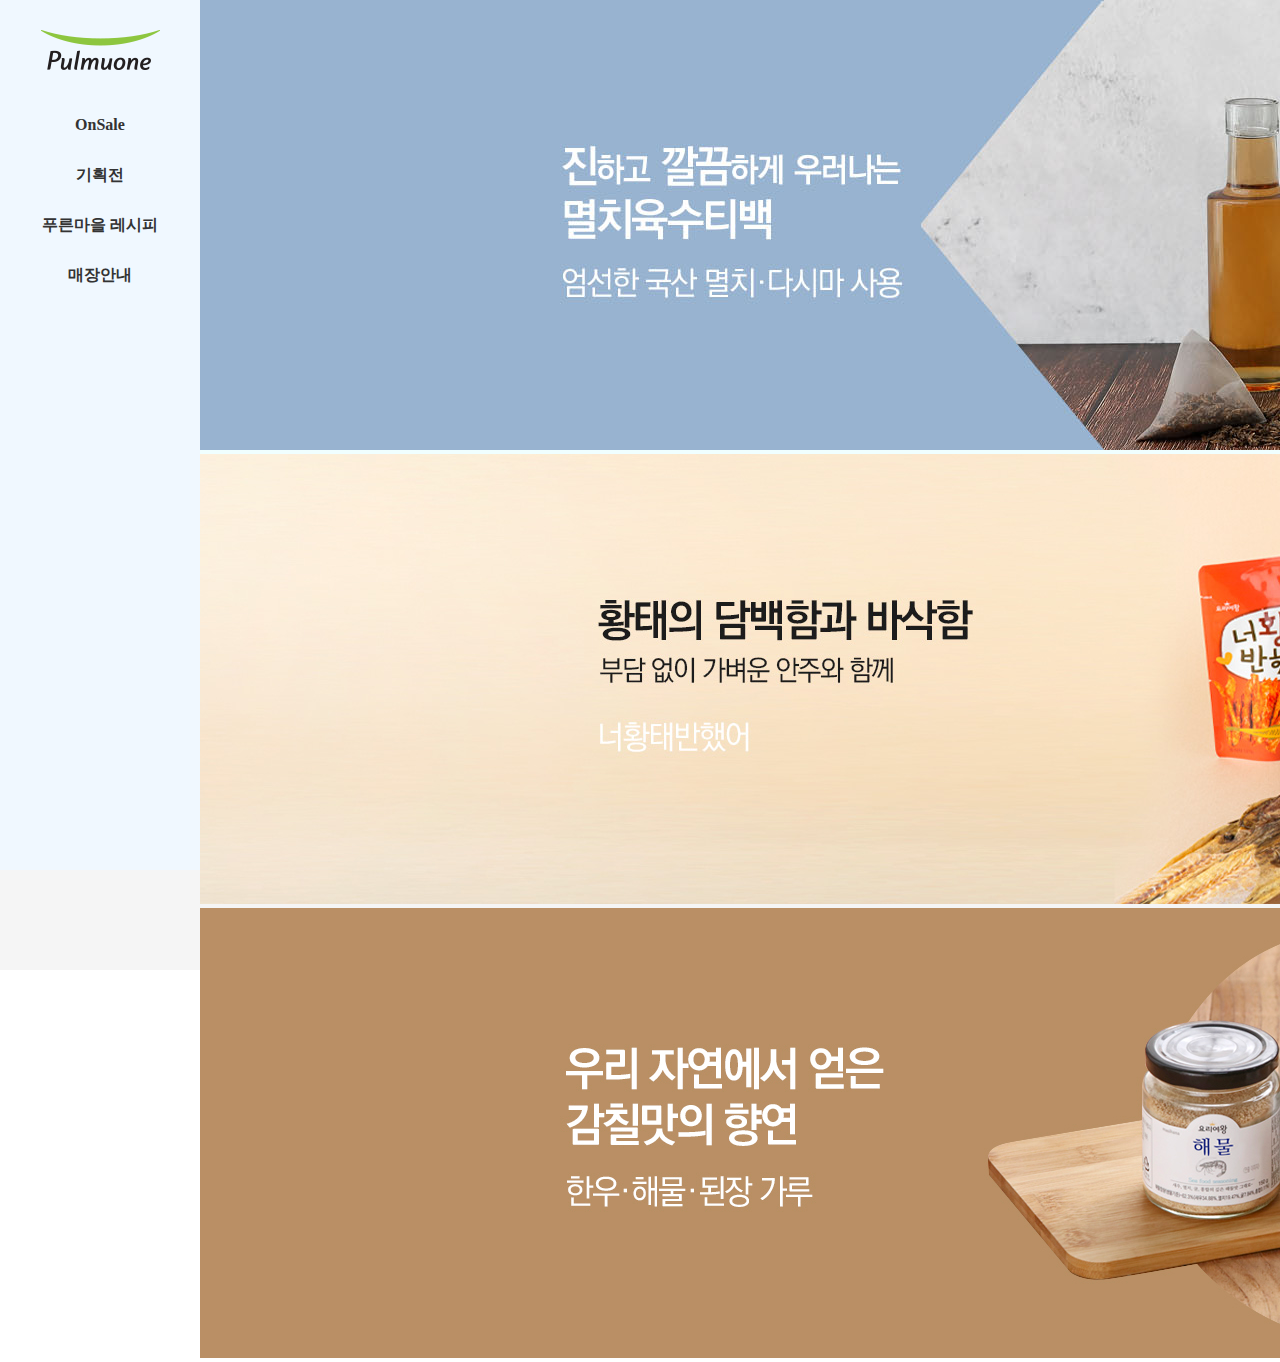
<file: index.html>
<!DOCTYPE html>
<html lang="ko">
<head>
    <meta charset="UTF-8">
    <meta http-equiv="X-UA-Compatible" content="IE=edge">
    <meta name="viewport" content="width=device-width, initial-scale=1.0">
    <title>Document</title>
    <link rel="stylesheet" href="css/index.css">
    <script src="jQuery/jquery-1.12.3.js"></script>
    <script src="jQuery/script.js"></script>
</head>
<body>
    <div class="wrap">
        <aside class="left">
            <h1 class="logo"><a href="#"><img src="img/logo.png" alt="logo"></a></h1>
            <nav class="nav">
                <ul class="main">
                    <li><a href="#">OnSale</a>
                        <ul class="sub">
                            <li><a href="#">할인행사</a></li>
                            <li><a href="#">덤증정</a></li>    
                        </ul>
                    </li>
                    <li><a href="#">기획전</a>
                        <ul class="sub">
                            <li><a href="#">봄 먹거리</a></li>
                            <li><a href="#">여름 먹거리</a></li>
                            <li><a href="#">가을 먹거리</a></li>
                            <li><a href="#">겨울 먹거리</a></li>
                        </ul>
                    </li>
                    <li><a href="#">푸른마을 레시피</a>
                        <ul class="sub">
                            <li><a href="#">메인요리</a></li>
                            <li><a href="#">밑반찬</a></li>
                            <li><a href="#">간식</a></li>
                            <li><a href="#">브런치</a></li>
                        </ul>
                    </li>
                    <li><a href="#">매장안내</a>
                        <ul class="sub">
                            <li><a href="#">신규매장</a></li>
                            <li><a href="#">추천매장</a></li>
                            <li><a href="#">공지사항</a></li>
                        </ul>
                    </li>
                </ul><!-- main -->
            </nav>
        </aside>
        <section class="right">
            <div class="slide">
                <ul class="move">
                    <li><a href="#"><img src="img/main1.jpg" alt="1"></a></li>
                    <li><a href="#"><img src="img/main2.jpg" alt="2"></a></li>
                    <li><a href="#"><img src="img/main3.jpg" alt="3"></a></li>
                </ul>
            </div>
        </section>
        <footer class="footer"></footer>
    </div>
</body>
</html>
</file>
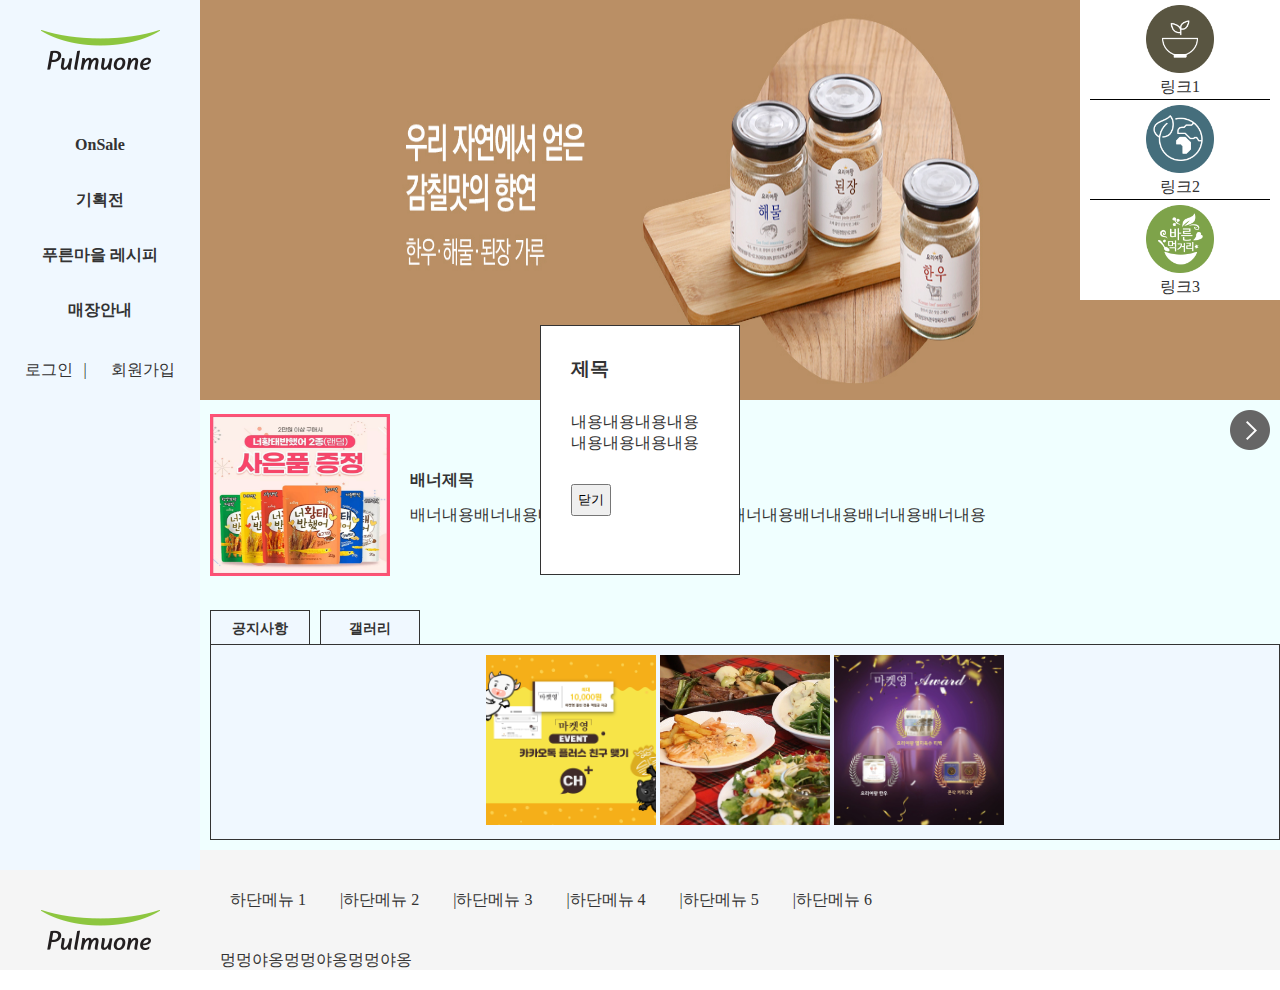
<file: index-1.html>
<!DOCTYPE html>
<html lang="ko">
<head>
    <meta charset="UTF-8">
    <meta http-equiv="X-UA-Compatible" content="IE=edge">
    <meta name="viewport" content="width=device-width, initial-scale=1.0">
    <title>Document</title>
    <link rel="stylesheet" href="css/index-1.css">
    <script src="jQuery/jquery-1.12.3.js"></script>
    <script src="jQuery/script-1.js"></script>
</head>
<body>
    <div class="wrap">
        <aside class="left">
            <h1 class="logo"><a href="#"><img src="img/logo.png" alt="logo"></a></h1>
            <nav class="nav">
                <ul class="main">
                    <li><a href="#">OnSale</a></li>
                    <li><a href="#">기획전</a></li>
                    <li><a href="#">푸른마을 레시피</a></li>
                    <li><a href="#">매장안내</a></li>
                </ul><!-- main -->
                <div class="sub">
                    <ul class="sub_list">
                        <li>
                            <ul>
                                <li><a href="#">할인행사</a></li>
                                <li><a href="#">덤증정</a></li>    
                            </ul>
                        </li>
                        <li>
                            <ul>
                                <li><a href="#">봄 먹거리</a></li>
                                <li><a href="#">여름 먹거리</a></li>
                                <li><a href="#">가을 먹거리</a></li>
                                <li><a href="#">겨울 먹거리</a></li>
                            </ul>
                        </li>
                        <li>
                            <ul>
                                <li><a href="#">메인요리</a></li>
                                <li><a href="#">밑반찬</a></li>
                                <li><a href="#">간식</a></li>
                                <li><a href="#">브런치</a></li>
                            </ul>
                        </li>
                        <li>
                            <ul>
                                <li><a href="#">신규매장</a></li>
                                <li><a href="#">추천매장</a></li>
                                <li><a href="#">공지사항</a></li>
                            </ul>
                        </li>
                    </ul><!-- sub_list -->
                </div><!-- sub -->
                </ul><!-- main -->
            </nav>
            <div class="spot_menu">
                <a href="#">로그인</a>
                <a href="#">회원가입</a>
            </div>
        </aside>
        <section class="right">
            <div class="slide">
                <ul class="fade">
                    <li><a href="#"><img src="img/main1.jpg" alt="1"></a></li>
                    <li><a href="#"><img src="img/main2.jpg" alt="2"></a></li>
                    <li><a href="#"><img src="img/main3.jpg" alt="3"></a></li>
                </ul>
            </div><!-- slide -->
            <div class="banner">
                <div class="b_inner">
                    <a href="#">
                        <div class="b_1">
                            <img src="img/banner.jpg" alt="banner">
                        </div>
                        <div class="b_2">
                            <h3>배너제목</h3>
                            <p>배너내용배너내용배너내용배너내용배너내용배너내용배너내용배너내용배너내용</p>
                        </div>
                        <div class="arrow">
                            <img src="img/btn_slider_next.png" alt="arrow">
                        </div>
                    </a>
                </div>
            </div><!-- banner -->
            <div class="contents">
                <div class="notice">
                    <h2 class="on">공지사항</h2>
                    <ul>
                        <li>
                            <a href="#" class="open_popup">배너내용배너내용배너내용배너내용배너내용배너내용배너내용배너내용배너내용</a>
                            <span>2023-06-01</span>
                        </li>
                        <li>
                            <a href="#">배너내용배너내용배너내용배너내용배너내용배너내용배너내용배너내용배너내용</a>
                            <span>2023-06-01</span>
                        </li>
                        <li>
                            <a href="#">배너내용배너내용배너내용배너내용배너내용배너내용배너내용배너내용배너내용</a>
                            <span>2023-06-01</span>
                        </li>
                        <li>
                            <a href="#">배너내용배너내용배너내용배너내용배너내용배너내용배너내용배너내용배너내용</a>
                            <span>2023-06-01</span>
                        </li>
                    </ul>
                </div>
                <div class="gallery">
                    <h2>갤러리</h2>
                    <ul>
                        <li><a href="#"><img src="img/KakaoTalk_20230601_140302598_01.jpg" alt="gallery"></a></li>
                        <li><a href="#"><img src="img/KakaoTalk_20230601_140302598_02.jpg" alt="gallery"></a></li>
                        <li><a href="#"><img src="img/KakaoTalk_20230601_140302598_03.jpg" alt="gallery"></a></li>
                    </ul>
                </div>
            </div><!-- contents -->
            <div class="quick">
                <ul>
                    <li>
                        <a href="#"><img src="img/link.png" alt="link"></a>
                        <span>링크1</span>
                    </li>
                    <li>
                        <a href="#"><img src="img/link2.png" alt="link"></a>
                        <span>링크2</span>
                    </li>
                    <li>
                        <a href="#"><img src="img/link3.png" alt="link"></a>
                        <span>링크3</span>
                    </li>
                </ul>
            </div>
        </section>
        <footer class="footer">
            <div class="f_logo">
                <img src="img/logo.png" alt="f_logo">
            </div>
            <div class="f_right">
                <div class="f_menu">
                    <a href="#">하단메뉴 1</a>
                    <a href="#">하단메뉴 2</a>
                    <a href="#">하단메뉴 3</a>
                    <a href="#">하단메뉴 4</a>
                    <a href="#">하단메뉴 5</a>
                    <a href="#">하단메뉴 6</a>
                </div>
                <div class="copy">
                    멍멍야옹멍멍야옹멍멍야옹
                </div>
            </div>
        </footer>
    </div>
    <div class="popup">
        <h3>제목</h3>
        <p>내용내용내용내용내용내용내용내용</p>
        <button class="close">닫기</button>
    </div>
</body>
</html>
</file>
<file: css/index.css>
@charset "utf-8";

/* reset */
* {
    margin: 0;
    padding: 0;
    box-sizing: border-box;
}

a {
    text-decoration: none;
    color: inherit
}

ul,
li {
    list-style: none;
}

body {
    background: #fff;
    color: #333
}

.wrap {
    width: 100%;
    height: 970px;
    background-color: whitesmoke;
    position: relative;
}

.left {
    width: 200px;
    height: 870px;
    background-color: aliceblue;
    float: left;
}

.logo {
    width: 200px;
    height: 100px;
    text-align: center;
    padding-top: 30px;
}


.nav {
    width: 180px;
    margin: 0 auto;
    text-align: center;
}

.main {}

.main>li {
    position: relative;
}

.main>li>a {
    display: block;
    height: 50px;
    line-height: 50px;
    font-size: 16px;
    font-weight: bold;
}

.main>li:hover>a {}

.sub {
    position: absolute;
    left: 180px;
    top: 0;
    width: 1730px;
    z-index: 100;background-color: rgba(0, 0, 0, 0.5);
}

.sub li {
    display: inline-block;
    height: 50px;
    line-height: 50px;
}

.sub li a {
    display: block;
    width: 150px;
}

.sub li a:hover {}


.right {
    width: calc(100% - 200px);
    height: 870px;
    background-color: azure;
    float: right;
}







.footer {
    clear: both;
    width: 100%;
    height: 120px;
}
</file>
<file: css/index-1.css>
@charset "utf-8";

/* reset */
* {
    margin: 0;
    padding: 0;
    box-sizing: border-box;
}

a {
    text-decoration: none;
    color: inherit
}

ul,
li {
    list-style: none;
}

body {
    background: #fff;
    color: #333
}

.wrap {
    width: 100%;
    height: 970px;
    background-color: whitesmoke;
    position: relative;
}

.left {
    width: 200px;
    height: 870px;
    background-color: aliceblue;
    float: left;
}

.logo {
    width: 200px;
    height: 100px;
    text-align: center;
    padding-top: 30px;
}

.nav {
    text-align: center;
    padding: 20px 0;
    position: relative;
}

.main {
    width: 180px;
    margin: 0 auto;
}

.main li {
    margin-bottom: 5px;
}

.main li a {
    height: 50px;
    line-height: 50px;
    display: block;
    font-weight: bold;
}

.main li a:hover {}

.main li a:on {}

.sub {
    position: absolute;
    width: calc(100% - 190px);
    left: 190px;
    top: 120px;
    z-index: 100;
    background-color: rgba(0, 0, 0, 0.5);
}

.sub_list {}

.sub_list>li {
    margin-bottom: 5px;
}

.sub_list>li>ul {}

.sub_list>li>ul>li {
    display: inline-block;
}

.sub_list>li>ul>li a {
    display: block;
    height: 50px;
    line-height: 50px;
    padding: 0 20px;
}

.spot_menu {
    text-align: center;
}

.spot_menu a {
    display: inline-block;
    padding: 0px 10px;
}

.spot_menu a:first-child::after {
    content: "|";
    display: inline-block;
    padding-left: 10px;
}

.right {
    width: calc(100% - 200px);
    height: 850px;
    background-color: azure;
    float: right;
}

.slide {
    width: 100%;
    height: 400px;
    overflow: hidden;
}

.fade {
    width: 100%;
    height: 400px;
    position: relative;
}

.fade li {
    width: 100%;
    height: 400px;
    position: absolute;
    left: 0;
    top: 0;
}

.fade li img {
    height: 100%;
    width: 100%;
}

.banner {
    width: 100%;
    height: 200px;
    padding: 10px 0;
}

.b_inner {
    width: calc(100% - 20px);
    height: 180px;
    margin: 0 auto
}

.b_1 {
    float: left;
    width: 180px;
    height: 170px;
    padding: 4px 0;
    margin-right: 20px;
}

.b_1 img {
    width: 100%;
    height: 100%;
}

.b_2 {
    float: left;
    padding-top: 45px;
}

.b_2 h3 {
    font-size: 16px;
    line-height: 50px;
}

.b_2 p {}

.arrow {
    float: right;
}


.contents {
    width: 100%;
    height: 250px;
    padding: 10px;
    position: relative;
}

.contents h2 {
    background-color: aliceblue;
    font-size: 14px;
    width: 100px;
    height: 35px;
    line-height: 35px;
    text-align: center;
    border-bottom: azure;
    position: absolute;
    left: 10px;
    top: 10px;
    border: 1px solid;
    z-index: 100;
}

.contents h2.on {
    background-color: aliceblue;
}

.contents ul {
    background-color: aliceblue;
    border: 1px solid;
    position: absolute;
    left: 10px;
    top: 44px;
    width: calc(100% - 10px);
    height: 196px;
    padding: 10px;
}

.notice {}

.notice li {
    height: 43px;
    line-height: 43px;
}

.notice li:hover {
    border-bottom: 1px dotted;
}

.notice li a {
    display: block;
    width: 75%;
    float: left;
    white-space: nowrap;
    text-overflow: ellipsis;
    overflow: hidden;
}

.notice li span {
    float: right;
}

.gallery {}

.gallery h2 {
    left: 120px;
}

.gallery ul {
    text-align: center;
}

.gallery ul li {
    width: 170px;
    height: 170px;
    display: inline-block;
}

.gallery ul li img {
    width: 100%;
    height: 100%;
}

.quick {
    width: 200px;
    height: 300px;
    background-color: white;
    position: absolute;
    right: 0;
    top: 0;
}

.quick ul {
    width: 180px;
    margin: 0 auto;
    text-align: center;
}

.quick ul li {
    height: 100px;
    border-bottom: 1px solid #000;
    padding: 5px;
}

.quick ul li:last-child {
    border-bottom: none !important;
}

.quick ul li a {
    display: block;

}

.quick ul li span {
    display: block;
}

.quick ul img {
    width: 40%;
}

.footer {
    clear: both;
    width: 100%;
    height: 120px;
}

.f_logo {
    width: 200px;
    height: 120px;
    padding-top: 40px;
    float: left;
    text-align: center;
}

.f_right {
    width: calc(100% - 200px);
    height: 120px;
    float: right;
}

.f_menu {
    height: 60px;
    line-height: 60px;
    padding: 0 20px;
}

.f_menu a {
    display: inline-block;
    padding: 0 10px;
}

.f_menu a:hover{text-decoration: underline;}

.f_menu a::before {
    content: "|";
    display: inline-block;
    padding-left: 10px;
}

.f_menu a:first-child::before{display: none;}

.copy {
    height: 60px;
    line-height: 60px;
    padding: 0 20px;
}

.popup{
    background-color: white;
    border: 1px solid;
    padding: 30px;
    width: 200px;height: 250px;
    position: absolute;
    left: 50%;top: 50%;transform: translate(-50%, -50%);
}

.popup p{
    margin: 30px 0;
}

.close{padding: 5px;}
</file>
